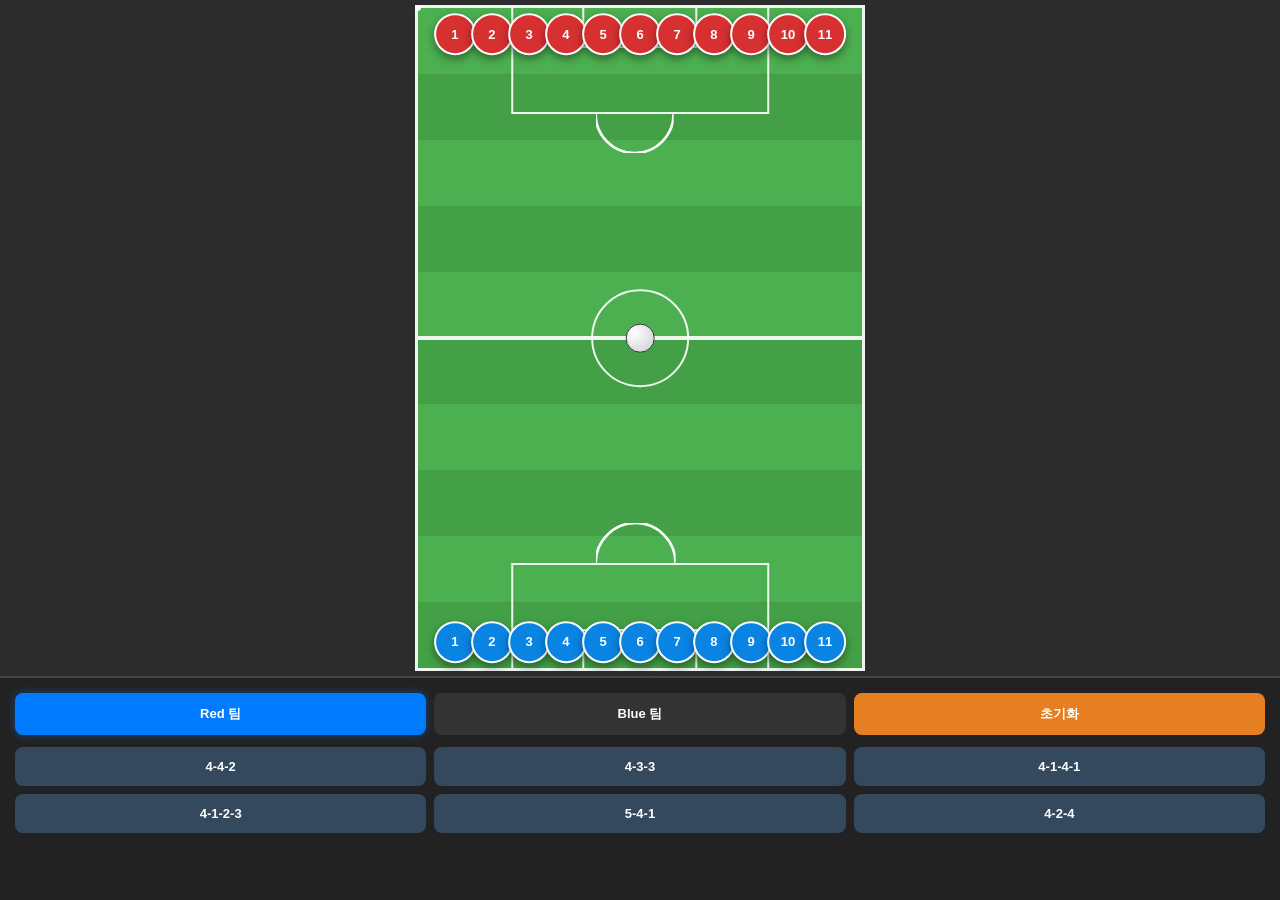
<file: index.html>
<!DOCTYPE html>
<html lang="ko">
<head>
    <meta charset="UTF-8">
    <meta name="viewport" content="width=device-width, initial-scale=1.0, maximum-scale=1.0, user-scalable=no">
    <title>Fixed Scroll Tactics Board</title>
    <style>
        :root { --line-color: rgba(255, 255, 255, 0.9); }
        
        /* html, body 높이를 100%로 고정하여 주소창 문제를 방지 */
        html, body { height: 100%; margin: 0; padding: 0; overflow: hidden; background-color: #1a1a1a; }
        
        body { 
            font-family: 'Pretendard', sans-serif; 
            display: flex; 
            flex-direction: column; 
            touch-action: none; 
        }

        /* 상단 경기장: 75~80% 유동적 할당 */
        #field-container { 
            flex: 8; /* 8대2 비율 유지 */
            display: flex; 
            justify-content: center; 
            align-items: center; 
            background: #2c2c2c; 
            padding: 5px;
            position: relative;
            overflow: hidden;
            box-sizing: border-box;
        }

        #pitch { 
            position: relative; 
            width: 100%;
            max-width: 450px; 
            height: 100%;
            aspect-ratio: 450 / 750; 
            background: #43A047; 
            background-image: repeating-linear-gradient(#4CAF50, #4CAF50 10%, #43A047 10%, #43A047 20%);
            border: 3px solid var(--line-color); 
            box-sizing: border-box;
        }

        /* 하단 컨트롤러: 20% 할당 및 스크롤 개선 */
        #controls { 
            flex: 2; /* 8대2 비율 유지 */
            background: #222; 
            color: white; 
            padding: 15px 15px 40px 15px; /* 하단 패딩을 40px로 늘려 스크롤 여유 확보 */
            display: flex; 
            flex-direction: column; 
            gap: 12px; 
            z-index: 100; 
            overflow-y: auto; /* 내부 스크롤 허용 */
            -webkit-overflow-scrolling: touch; /* 부드러운 스크롤 */
            border-top: 2px solid #444;
            box-sizing: border-box;
            touch-action: pan-y; /* 버튼 영역에서는 세로 스크롤 허용 */
        }
        
        .tactic-grid { 
            display: grid; 
            grid-template-columns: repeat(3, 1fr); 
            gap: 8px; 
        }

        button { padding: 12px 2px; cursor: pointer; border: none; border-radius: 8px; background: #333; color: white; font-weight: bold; font-size: 13px; transition: 0.2s; -webkit-tap-highlight-color: transparent; }
        button.active { background: #007AFF; box-shadow: 0 0 10px rgba(0,122,255,0.4); }
        .tactic-btn { background: #34495e; }
        
        h3 { margin: 5px 0; font-size: 13px; color: #888; text-align: center; text-transform: uppercase; }

        /* 기존 경기장 라인 및 선수 로직 동일 */
        .line { position: absolute; border: 2px solid var(--line-color); box-sizing: border-box; pointer-events: none; }
        .half-line { top: 50%; width: 100%; border-top: 2px solid var(--line-color); transform: translateY(-50%); z-index: 1; }
        .center-circle { top: 50%; left: 50%; width: 22%; aspect-ratio: 1; border-radius: 50%; transform: translate(-50%, -50%); }
        .center-spot { top: 50%; left: 50%; width: 6px; height: 6px; background: var(--line-color); border-radius: 50%; transform: translate(-50%, -50%); z-index: 2; }
        .penalty-area { left: 50%; width: 58%; height: 16%; transform: translateX(-50%); }
        .penalty-area.top { top: 0; border-top: none; }
        .penalty-area.bottom { bottom: 0; border-bottom: none; }
        .goal-area { left: 50%; width: 26%; height: 6%; transform: translateX(-50%); }
        .goal-area.top { top: 0; border-top: none; }
        .goal-area.bottom { bottom: 0; border-bottom: none; }
        .arc { position: absolute; left: 50%; width: 20%; height: 6%; transform: translateX(-50%); pointer-events: none; background-size: contain; background-repeat: no-repeat; }
        .arc.top { top: 16%; background-image: url("data:image/svg+xml,%3Csvg xmlns='http://www.w3.org/2000/svg' viewBox='0 0 90 45'%3E%3Cpath d='M0 0 A 45 45 0 0 0 90 0' fill='none' stroke='white' stroke-width='3'/%3E%3C/svg%3E"); }
        .arc.bottom { bottom: 16%; background-image: url("data:image/svg+xml,%3Csvg xmlns='http://www.w3.org/2000/svg' viewBox='0 0 90 45'%3E%3Cpath d='M0 45 A 45 45 0 0 1 90 45' fill='none' stroke='white' stroke-width='3'/%3E%3C/svg%3E"); }

        .player, .ball { position: absolute; border-radius: 50%; cursor: grab; display: flex; align-items: center; justify-content: center; font-weight: bold; user-select: none; z-index: 10; transform: translate(-50%, -50%); transition: all 0.5s cubic-bezier(0.175, 0.885, 0.32, 1.275); }
        .player { width: 8.5%; aspect-ratio: 1; border: 2px solid white; color: white; font-size: 13px; box-shadow: 0 4px 8px rgba(0,0,0,0.4); }
        .team-top { background: #d63031; }
        .team-bottom { background: #0984e3; }
        .ball { width: 6%; aspect-ratio: 1; background: white; border: 1px solid #333; z-index: 20; background-image: radial-gradient(circle at 30% 30%, #fff, #ccc); transition: none !important; }
    </style>
</head>
<body>

<div id="field-container">
    <div id="pitch">
        <div class="line half-line"></div>
        <div class="line center-circle"></div>
        <div class="center-spot"></div>
        <div class="line penalty-area top"></div>
        <div class="line goal-area top"></div>
        <div class="arc top"></div>
        <div class="line penalty-area bottom"></div>
        <div class="line goal-area bottom"></div>
        <div class="arc bottom"></div>
        <div id="ball" class="ball" style="left: 50%; top: 50%;"></div>
    </div>
</div>

<div id="controls">
    <div class="tactic-grid">
        <button id="btn-top" onclick="selectTeam('top')">Red 팀</button>
        <button id="btn-bottom" onclick="selectTeam('bottom')">Blue 팀</button>
        <button style="background: #e67e22;" onclick="resetToBasic(currentActiveTeam)">초기화</button>
    </div>
    
   
    <div class="tactic-grid">
        <button class="tactic-btn" onclick="applyTactic('442')">4-4-2</button>
        <button class="tactic-btn" onclick="applyTactic('433')">4-3-3</button>
        <button class="tactic-btn" onclick="applyTactic('4141')">4-1-4-1</button>
        <button class="tactic-btn" onclick="applyTactic('4123')">4-1-2-3</button>
        <button class="tactic-btn" onclick="applyTactic('541')">5-4-1</button>
        <button class="tactic-btn" onclick="applyTactic('424')">4-2-4</button>
    </div>
    <div style="min-height: 20px;"></div>
</div>

<script>
    let currentActiveTeam = 'top';
    const players = { top: [], bottom: [] };
    const pitch = document.getElementById('pitch');
    const ball = document.getElementById('ball');

    const tactics = {
        '442': [[50,5],[18,16],[39,16],[61,16],[82,16],[18,31],[39,31],[61,31],[82,31],[35,44],[65,44]],
        '433': [[50,5],[18,16],[39,16],[61,16],[82,16],[27,29],[50,32],[73,29],[18,45],[50,47],[82,45]],
        '4141': [[50,5],[18,16],[39,16],[61,16],[82,16],[50,25],[15,38],[38,38],[62,38],[85,38],[50,48]],
        '4123': [[50,5],[18,15],[39,15],[61,15],[82,15],[50,24],[33,35],[67,35],[18,46],[50,48],[82,46]],
        '541': [[50,5],[13,13],[32,15],[50,16],[68,15],[87,13],[18,29],[39,31],[61,31],[82,29],[50,45]],
        '424': [[50,5],[18,16],[39,16],[61,16],[82,16],[38,31],[62,31],[15,46],[38,48],[62,48],[85,46]]
    };

    function init() {
        createTeam('top'); createTeam('bottom'); selectTeam('top'); makeDraggable(ball); 
    }

    function createTeam(team) {
        for(let i=0; i<11; i++) {
            const p = document.createElement('div');
            p.className = `player team-${team}`;
            p.innerText = i + 1;
            pitch.appendChild(p);
            players[team].push(p);
            makeDraggable(p); 
        }
        resetToBasic(team);
    }

    function selectTeam(team) {
        currentActiveTeam = team;
        document.getElementById('btn-top').classList.toggle('active', team === 'top');
        document.getElementById('btn-bottom').classList.toggle('active', team === 'bottom');
    }

    function resetToBasic(team) {
        const isTop = (team === 'top');
        players[team].forEach((p, i) => {
            p.style.transition = 'all 0.5s ease';
            p.style.left = `${(100/12) * (i+1)}%`;
            p.style.top = isTop ? '4%' : '96%';
            setTimeout(() => p.style.transition = '', 500);
        });
    }

    function applyTactic(tName) {
        const data = tactics[tName];
        const isTop = (currentActiveTeam === 'top');
        players[currentActiveTeam].forEach((p, i) => {
            p.style.transition = 'all 0.5s ease';
            p.style.left = `${data[i][0]}%`;
            p.style.top = isTop ? `${data[i][1]}%` : `${100 - data[i][1]}%`;
            setTimeout(() => p.style.transition = '', 500);
        });
    }

    function makeDraggable(el) {
        let dragging = false;
        const move = (e) => {
            if (!dragging) return;
            const rect = pitch.getBoundingClientRect();
            const clientX = e.touches ? e.touches[0].clientX : e.clientX;
            const clientY = e.touches ? e.touches[0].clientY : e.clientY;
            let x = ((clientX - rect.left) / rect.width) * 100;
            let y = ((clientY - rect.top) / rect.height) * 100;
            el.style.left = Math.max(0, Math.min(x, 100)) + '%';
            el.style.top = Math.max(0, Math.min(y, 100)) + '%';
        };
        const start = () => { dragging = true; el.style.transition = 'none'; };
        const end = () => dragging = false;
        el.addEventListener('mousedown', start);
        window.addEventListener('mousemove', move);
        window.addEventListener('mouseup', end);
        el.addEventListener('touchstart', start);
        window.addEventListener('touchmove', (e) => { 
            if(dragging) e.preventDefault(); 
            move(e); 
        }, { passive: false });
        window.addEventListener('touchend', end);
    }

    init();
</script>
</body>
</html>
</file>
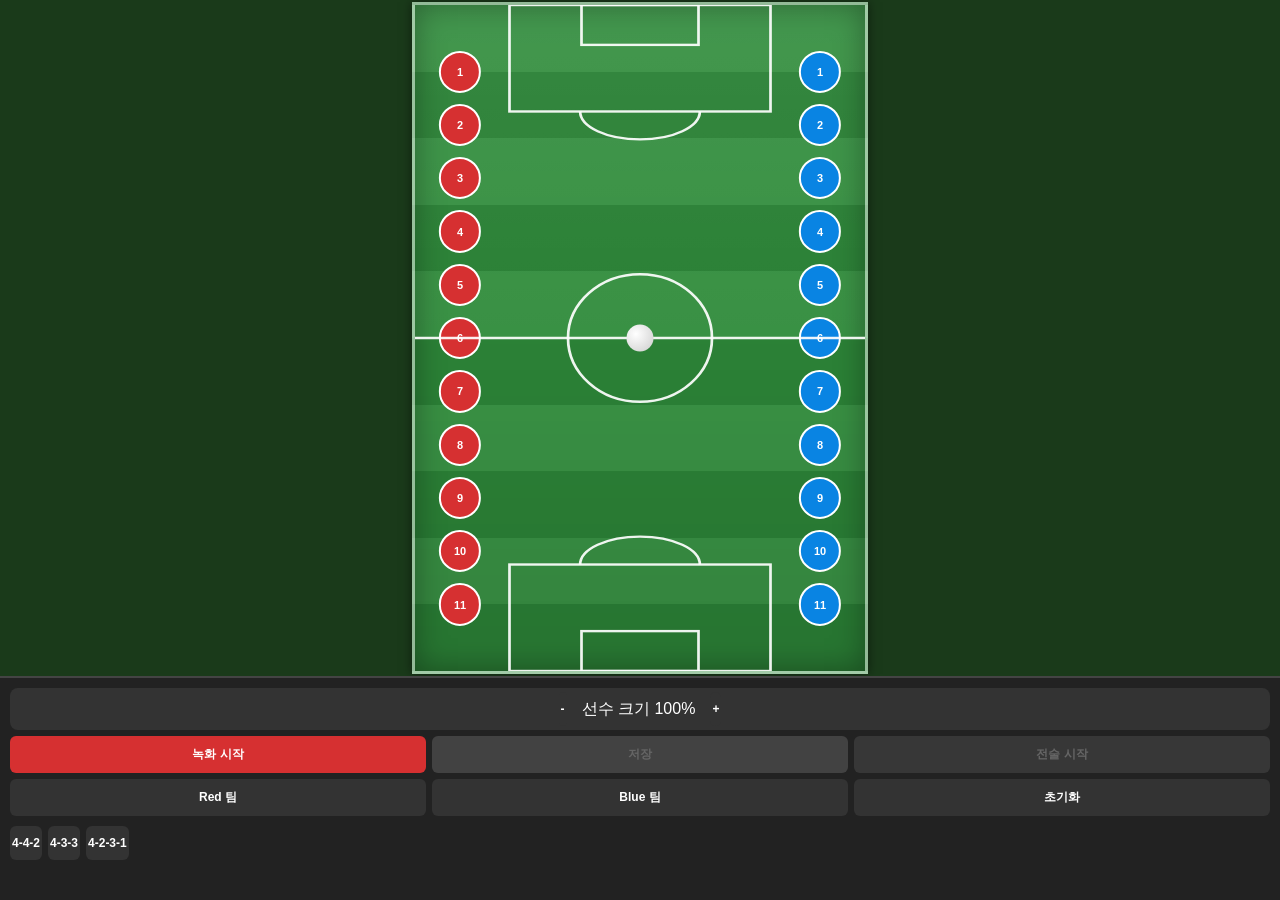
<file: admin.html>
<!DOCTYPE html>
<html lang="ko">
<head>
    <meta charset="UTF-8">
    <meta name="viewport" content="width=device-width, initial-scale=1.0, maximum-scale=1.0, user-scalable=no">
    <title>Tactics Recorder - Admin</title>
    <script src="https://html2canvas.hertzen.com/dist/html2canvas.min.js"></script>
    <style>
        :root {
            --line-color: rgba(255, 255, 255, 0.92);
            --accent-blue: #007AFF;
            --accent-red: #d63031;
            --accent-purple: #6c5ce7;
            --accent-orange: #e67e22;
            --accent-green: #27ae60;
        }
        html, body { height: 100%; margin: 0; padding: 0; overflow: hidden; background-color: #1a1a1a; font-family: 'Pretendard', sans-serif; display: flex; flex-direction: column; touch-action: none; }
        #field-container { flex: 1; display: flex; justify-content: center; align-items: center; background: #1a3a1a; padding: 5px; position: relative; overflow: hidden; box-sizing: border-box; }
        #pitch { position: relative; width: 100%; max-width: 450px; height: 100%; aspect-ratio: 450 / 750; background-color: #2e8b3a; background-image: linear-gradient(to bottom, rgba(255,255,255,0.05) 0%, rgba(0,0,0,0.0) 50%, rgba(0,0,0,0.1) 100%), repeating-linear-gradient(to bottom, rgba(255, 255, 255, 0.05) 0%, rgba(255, 255, 255, 0.05) 10%, rgba(0, 0, 0, 0.07) 10%, rgba(0, 0, 0, 0.07) 20%); border: 3px solid rgba(255,255,255,0.5); box-shadow: inset 0 0 30px rgba(0,0,0,0.35), 0 0 10px rgba(0,0,0,0.5); }
        #controls { background: #222; color: white; padding: 10px; display: flex; flex-direction: column; gap: 6px; z-index: 100; border-top: 2px solid #444; }
        .tactic-grid { display: grid; grid-template-columns: repeat(3, 1fr); gap: 6px; }
        .zoom-controls { display: flex; align-items: center; justify-content: center; gap: 15px; background: #333; padding: 4px; border-radius: 8px; }
        button { padding: 10px 2px; cursor: pointer; border: none; border-radius: 6px; background: #333; color: white; font-weight: bold; font-size: 12px; transition: 0.2s; }
        button:disabled { opacity: 0.3; filter: grayscale(1); }
        button.active { background: var(--accent-blue); }
        .rec-btn { background: var(--accent-red); }
        .rec-btn.recording { animation: blink 1s infinite; }
        .save-btn { background: var(--accent-green); }
        .play-btn { background: var(--accent-purple); }
        .formation-scroll { display: flex; gap: 6px; overflow-x: auto; padding: 4px 0; }
        .storage-list { display: flex; gap: 8px; overflow-x: auto; padding: 10px 0; }
        .storage-item { flex: 0 0 auto; background: #333; padding: 6px 12px; border-radius: 20px; font-size: 11px; border: 1px solid #444; display: flex; align-items: center; }
        .storage-item.selected { border-color: var(--accent-blue); }
        .delete-btn { background: #c0392b; border-radius: 50%; margin-left: 8px; width: 16px; height: 16px; color: white; border:none; font-size: 10px; }
        #pitch-svg { position: absolute; top: 0; left: 0; width: 100%; height: 100%; pointer-events: none; z-index: 1; }
        .player, .ball { position: absolute; border-radius: 50%; display: flex; align-items: center; justify-content: center; font-weight: bold; transform: translate(-50%, -50%); transition: transform 0.2s; }
        .player { width: 8.5%; aspect-ratio: 1; border: 2px solid white; color: white; font-size: 11px; }
        .team-top { background: var(--accent-red); }
        .team-bottom { background: #0984e3; }
        .ball { width: 6%; aspect-ratio: 1; background: radial-gradient(circle at 35% 35%, #fff, #ccc); z-index: 20; }
        @keyframes blink { 50% { opacity: 0.5; } }
    </style>
</head>
<body>
<div id="field-container">
    <div id="pitch">
        <svg id="pitch-svg" viewBox="0 0 100 167" preserveAspectRatio="none" xmlns="http://www.w3.org/2000/svg">
            <defs>
                <clipPath id="clip-arc-top"><rect x="0" y="26.7" width="100" height="140.6"/></clipPath>
                <clipPath id="clip-arc-bottom"><rect x="0" y="0" width="100" height="140.3"/></clipPath>
            </defs>
            <g fill="none" stroke="rgba(255,255,255,0.92)" stroke-width="0.6">
                <line x1="0" y1="83.5" x2="100" y2="83.5"/><circle cx="50" cy="83.5" r="16"/>
                <rect x="21" y="0" width="58" height="26.7"/><rect x="37" y="0" width="26" height="10"/>
                <ellipse cx="50" cy="26.7" rx="13.3" ry="7" clip-path="url(#clip-arc-top)"/>
                <rect x="21" y="140.3" width="58" height="26.7"/><rect x="37" y="157" width="26" height="10"/>
                <ellipse cx="50" cy="140.3" rx="13.3" ry="7" clip-path="url(#clip-arc-bottom)"/>
            </g>
        </svg>
        <div id="ball" class="ball" data-id="ball" style="left: 50%; top: 50%;"></div>
    </div>
</div>

<div id="controls">
    <div class="zoom-controls">
        <button onclick="changeZoom(-0.1)">-</button><span id="zoom-val">선수 크기 100%</span><button onclick="changeZoom(0.1)">+</button>
    </div>
    <div class="tactic-grid">
        <button id="btn-rec" class="rec-btn" onclick="handleRecordClick()">녹화 시작</button>
        <button id="btn-save" class="save-btn" onclick="saveTactics()" disabled>저장</button>
        <button id="btn-play" class="play-btn" onclick="handlePlayClick()" disabled>전술 시작</button>
    </div>
    <div class="tactic-grid">
        <button id="btn-top" onclick="selectTeam('top')">Red 팀</button>
        <button id="btn-bottom" onclick="selectTeam('bottom')">Blue 팀</button>
        <button onclick="resetAll()">초기화</button>
    </div>
    <div class="formation-scroll" id="formation-grid">
        <button onclick="applyTactic('442')">4-4-2</button>
        <button onclick="applyTactic('433')">4-3-3</button>
        <button onclick="applyTactic('4231')">4-2-3-1</button>
    </div>
    <div class="storage-list" id="storage-list"></div>
</div>

<script>
    /* JS 로직은 기존 소스와 동일하게 유지 (Admin용이므로 모든 기능 활성화) */
    let currentActiveTeam = 'bottom', players = { top: [], bottom: [] };
    let isRecording = false, isRecPaused = false, currentRecording = [], recStartTime = 0, totalPausedDuration = 0;
    let isPlaying = false, isPaused = false, playTimers = [], currentFrameIndex = 0, playbackTacticData = [];
    let selectedTacticKey = null, currentScale = 1.0;
    const tactics = { '442': [[50,5],[18,16],[39,16],[61,16],[82,16],[18,31],[39,31],[61,31],[82,31],[35,44],[65,44]], '433': [[50,5],[18,16],[39,16],[61,16],[82,16],[27,29],[50,32],[73,29],[18,45],[50,47],[82,45]], '4231': [[50,5],[18,16],[38,16],[62,16],[82,16],[35,28],[65,28],[18,40],[50,40],[82,40],[50,48]] };

    function init() { createTeam('top'); createTeam('bottom'); makeDraggable(document.getElementById('ball')); renderStorageList(); }
    function createTeam(team) {
        for (let i = 0; i < 11; i++) {
            const p = document.createElement('div'); p.className = `player team-${team}`;
            p.dataset.id = `${team}-${i}`; p.innerText = i + 1;
            document.getElementById('pitch').appendChild(p); players[team].push(p);
            p.style.left = team==='top'?'10%':'90%'; p.style.top = `${(i*8)+10}%`;
            makeDraggable(p);
        }
    }
    function makeDraggable(el) {
        let dragging = false;
        const move = (e) => {
            if (!dragging || isPlaying) return;
            const rect = document.getElementById('pitch').getBoundingClientRect();
            const clientX = e.touches ? e.touches[0].clientX : e.clientX;
            const clientY = e.touches ? e.touches[0].clientY : e.clientY;
            const px = ((clientX - rect.left) / rect.width) * 100 + '%';
            const py = ((clientY - rect.top) / rect.height) * 100 + '%';
            el.style.left = px; el.style.top = py;
            if (isRecording && !isRecPaused) recordFrame(el.dataset.id || 'ball', px, py);
        };
        el.onmousedown = el.ontouchstart = () => dragging = true;
        window.onmousemove = window.ontouchmove = (e) => move(e);
        window.onmouseup = window.ontouchend = () => dragging = false;
    }
    function recordFrame(id, x, y) {
        const time = Date.now() - recStartTime - totalPausedDuration;
        currentRecording.push({ t: time, id, x, y, s: currentScale });
    }
    function handleRecordClick() {
        if (!isRecording) {
            isRecording = true; recStartTime = Date.now(); currentRecording = [];
            document.getElementById('btn-rec').innerText = "일시정지";
            document.getElementById('btn-rec').classList.add('recording');
        } else {
            isRecPaused = !isRecPaused;
            document.getElementById('btn-rec').innerText = isRecPaused ? "재개" : "일시정지";
            document.getElementById('btn-save').disabled = false;
        }
    }
    function saveTactics() {
        const name = prompt("전술 이름:"); if(!name) return;
        localStorage.setItem(`tactic_${Date.now()}`, JSON.stringify({ name, data: currentRecording }));
        location.reload();
    }
    function renderStorageList() {
        const list = document.getElementById('storage-list');
        Object.keys(localStorage).filter(k => k.startsWith('tactic_')).forEach(key => {
            const item = JSON.parse(localStorage.getItem(key));
            const div = document.createElement('div'); div.className = 'storage-item';
            div.innerHTML = `<span>${item.name}</span><button class="delete-btn" onclick="localStorage.removeItem('${key}');location.reload()">×</button>`;
            div.onclick = () => { selectedTacticKey = key; document.getElementById('btn-play').disabled = false; };
            list.appendChild(div);
        });
    }
    function handlePlayClick() {
        const data = JSON.parse(localStorage.getItem(selectedTacticKey)).data;
        isPlaying = true;
        data.forEach(f => {
            setTimeout(() => {
                const el = f.id === 'ball' ? document.getElementById('ball') : document.querySelector(`[data-id="${f.id}"]`);
                if(el) { el.style.left = f.x; el.style.top = f.y; }
            }, f.t);
        });
    }
    function applyTactic(n) {
        players[currentActiveTeam].forEach((p, i) => {
            p.style.left = tactics[n][i][0] + '%';
            p.style.top = (currentActiveTeam === 'top' ? tactics[n][i][1] : 100 - tactics[n][i][1]) + '%';
        });
    }
    function selectTeam(t) { currentActiveTeam = t; }
    function changeZoom(v) { currentScale += v; document.getElementById('pitch').style.transform = `scale(${currentScale})`; }
    function resetAll() { location.reload(); }
    init();
</script>
</body>
</html>
</file>
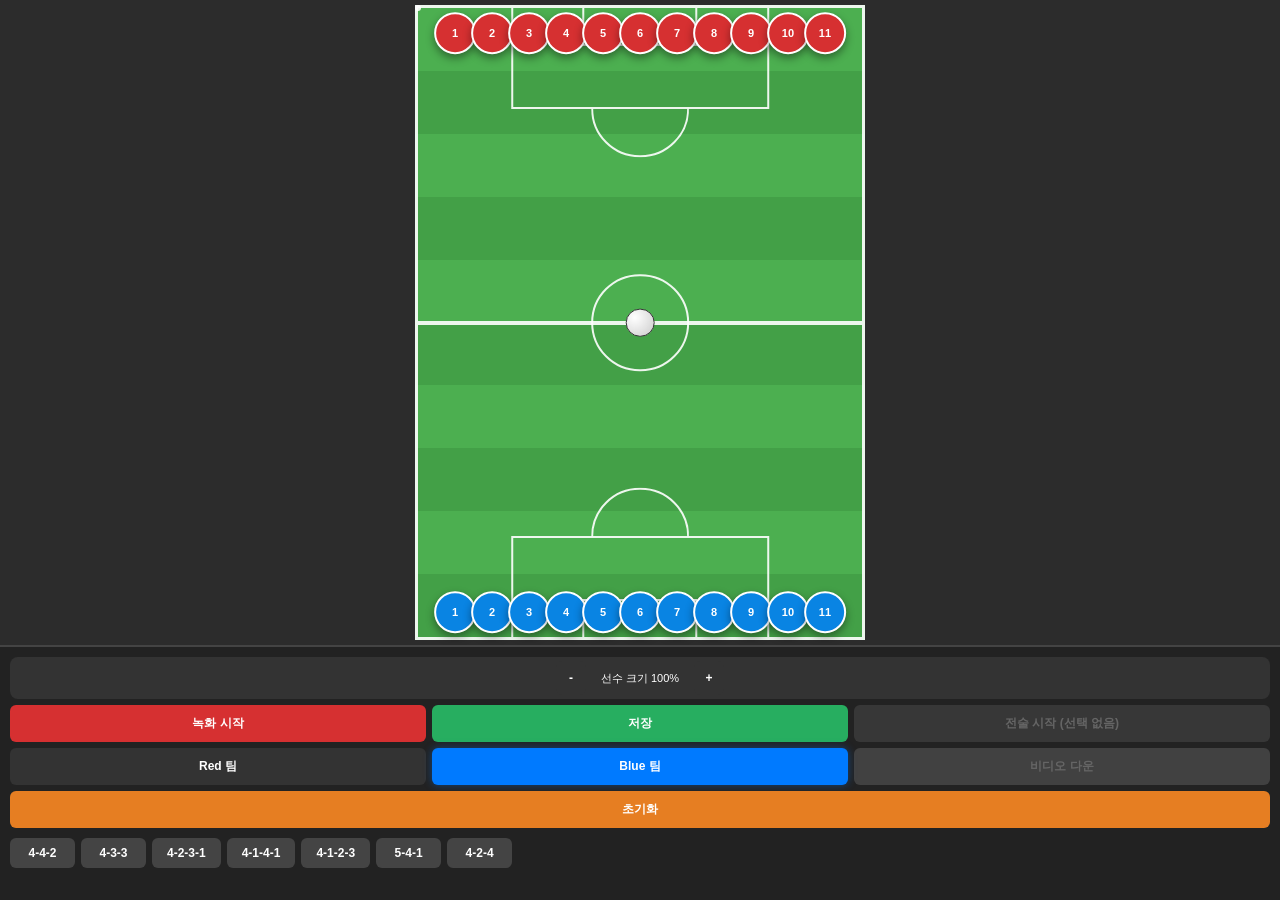
<file: soc1.html>
<!DOCTYPE html>
<html lang="ko">
<head>
    <meta charset="UTF-8">
    <meta name="viewport" content="width=device-width, initial-scale=1.0, maximum-scale=1.0, user-scalable=no">
    <title>Tactics Recorder - Pro v4 (Video Export)</title>
    <script src="https://html2canvas.hertzen.com/dist/html2canvas.min.js"></script>
    <style>
        /* 기존 스타일 동일 */
        :root { --line-color: rgba(255, 255, 255, 0.9); --accent-blue: #007AFF; --accent-red: #d63031; --accent-purple: #6c5ce7; --accent-orange: #e67e22; --accent-green: #27ae60; }
        html, body { height: 100%; margin: 0; padding: 0; overflow: hidden; background-color: #1a1a1a; }
        body { font-family: 'Pretendard', sans-serif; display: flex; flex-direction: column; touch-action: none; }

        #field-container { flex: 1; display: flex; justify-content: center; align-items: center; background: #2c2c2c; padding: 5px; position: relative; overflow: hidden; box-sizing: border-box; }
        #pitch { position: relative; width: 100%; max-width: 450px; height: 100%; aspect-ratio: 450 / 750; background: #43A047; background-image: repeating-linear-gradient(#4CAF50, #4CAF50 10%, #43A047 10%, #43A047 20%); border: 3px solid var(--line-color); box-sizing: border-box; }

        #controls { background: #222; color: white; padding: 10px; display: flex; flex-direction: column; gap: 6px; z-index: 100; border-top: 2px solid #444; box-sizing: border-box; }
        .tactic-grid { display: grid; grid-template-columns: repeat(3, 1fr); gap: 6px; }
        .zoom-controls { display: flex; align-items: center; justify-content: center; gap: 15px; background: #333; padding: 4px; border-radius: 8px; }
        
        button { padding: 10px 2px; cursor: pointer; border: none; border-radius: 6px; background: #333; color: white; font-weight: bold; font-size: 12px; transition: 0.2s; -webkit-tap-highlight-color: transparent; }
        button:disabled { opacity: 0.3; cursor: not-allowed; filter: grayscale(1); }
        button.active { background: var(--accent-blue); box-shadow: 0 0 8px rgba(0,122,255,0.4); }
        
        .rec-btn { background: var(--accent-red); }
        .rec-btn.recording { animation: blink 1s infinite; background: #ff4757; }
        .rec-btn.paused { background: var(--accent-orange); animation: none; }
        .save-btn { background: var(--accent-green); }
        .play-btn { background: var(--accent-purple); }
        .play-btn.paused { background: var(--accent-orange); }
        .video-btn { background: #3498db; } /* 비디오 버튼 색상 */
        
        .formation-scroll { display: flex; gap: 6px; overflow-x: auto; padding: 4px 0; scrollbar-width: none; -ms-overflow-style: none; }
        .formation-scroll::-webkit-scrollbar { display: none; }
        .form-btn { flex: 0 0 auto; padding: 8px 15px; min-width: 65px; background: #444; }

        #play-status { font-size: 10px; font-weight: normal; margin-left: 5px; color: #ffeb3b; }
        @keyframes blink { 50% { opacity: 0.6; } }

        .storage-list { display: flex; gap: 8px; overflow-x: auto; padding: 4px 0 8px; scrollbar-width: none; }
        .storage-item { flex: 0 0 auto; display: flex; align-items: center; background: #333; padding: 6px 12px; border-radius: 20px; font-size: 11px; border: 1px solid #444; }
        .storage-item.selected { border-color: var(--accent-blue); background: #1e3a5f; }
        .delete-btn { background: rgba(192, 57, 43, 0.8); width: 16px; height: 16px; border-radius: 50%; margin-left: 8px; font-size: 10px; border: none; color: white; }

        .line { position: absolute; border: 2px solid var(--line-color); box-sizing: border-box; pointer-events: none; }
        .half-line { top: 50%; width: 100%; border-top: 2px solid var(--line-color); transform: translateY(-50%); z-index: 1; }
        .center-circle { top: 50%; left: 50%; width: 22%; aspect-ratio: 1; border-radius: 50%; transform: translate(-50%, -50%); }
        .center-spot { top: 50%; left: 50%; width: 6px; height: 6px; background: var(--line-color); border-radius: 50%; transform: translate(-50%, -50%); z-index: 2; }
        .penalty-area { left: 50%; width: 58%; height: 16%; transform: translateX(-50%); }
        .penalty-area.top { top: 0; border-top: none; }
        .penalty-area.bottom { bottom: 0; border-bottom: none; }
        .goal-area { left: 50%; width: 26%; height: 6%; transform: translateX(-50%); }
        .goal-area.top { top: 0; border-top: none; }
        .goal-area.bottom { bottom: 0; border-bottom: none; }
        .penalty-arc { left: 50%; width: 22%; aspect-ratio: 1; border-radius: 50%; transform: translateX(-50%); }
        .penalty-arc.top { top: 16%; transform: translate(-50%, -50%); clip-path: inset(50% 0 0 0); }
        .penalty-arc.bottom { bottom: 16%; transform: translate(-50%, 50%); clip-path: inset(0 0 50% 0); }

        .player, .ball { position: absolute; border-radius: 50%; cursor: grab; display: flex; align-items: center; justify-content: center; font-weight: bold; user-select: none; z-index: 10; transform: translate(-50%, -50%) scale(1); transition: transform 0.2s ease, left 0.1s linear, top 0.1s linear; }
        .player { width: 8.5%; aspect-ratio: 1; border: 2px solid white; color: white; font-size: 11px; box-shadow: 0 4px 8px rgba(0,0,0,0.4); }
        .team-top { background: var(--accent-red); }
        .team-bottom { background: #0984e3; }
        .ball { width: 6%; aspect-ratio: 1; background: white; border: 1px solid #333; z-index: 20; background-image: radial-gradient(circle at 30% 30%, #fff, #ccc); }
    </style>
</head>
<body>

<div id="field-container">
    <div id="pitch">
        <div class="line half-line"></div>
        <div class="line center-circle"></div>
        <div class="center-spot"></div>
        <div class="line penalty-area top"></div>
        <div class="line goal-area top"></div>
        <div class="line penalty-arc top"></div>
        <div class="line penalty-area bottom"></div>
        <div class="line goal-area bottom"></div>
        <div class="line penalty-arc bottom"></div>
        <div id="ball" class="ball" data-id="ball" style="left: 50%; top: 50%;"></div>
    </div>
</div>

<div id="controls">
    <div class="zoom-controls">
        <button onclick="changeZoom(-0.1)" style="width:30px;">-</button>
        <span id="zoom-val" style="font-size: 11px;">선수 크기 100%</span>
        <button onclick="changeZoom(0.1)" style="width:30px;">+</button>
    </div>

    <div class="tactic-grid">
        <button id="btn-rec" class="rec-btn" onclick="handleRecordClick()">녹화 시작</button>
        <button id="btn-save" class="save-btn" onclick="saveTactics()">저장</button>
        <button id="btn-play" class="play-btn" onclick="handlePlayClick()" disabled>전술 시작 (선택 없음)</button>
    </div>

    <div class="tactic-grid">
        <button id="btn-top" class="team-sel-btn" onclick="selectTeam('top')">Red 팀</button>
        <button id="btn-bottom" class="team-sel-btn" onclick="selectTeam('bottom')">Blue 팀</button>
        <button id="btn-video" class="video-btn" onclick="exportToVideo()" disabled>비디오 다운</button>
    </div>
    
    <button style="background: var(--accent-orange); width: 100%;" onclick="resetAll()">초기화</button>

    <div class="formation-scroll" id="formation-grid">
        <button class="form-btn" onclick="applyTactic('442')">4-4-2</button>
        <button class="form-btn" onclick="applyTactic('433')">4-3-3</button>
        <button class="form-btn" onclick="applyTactic('4231')">4-2-3-1</button>
        <button class="form-btn" onclick="applyTactic('4141')">4-1-4-1</button>
        <button class="form-btn" onclick="applyTactic('4123')">4-1-2-3</button>
        <button class="form-btn" onclick="applyTactic('541')">5-4-1</button>
        <button class="form-btn" onclick="applyTactic('424')">4-2-4</button>
    </div>

    <div class="storage-list" id="storage-list"></div>
</div>

<script>
    // 기존 변수 및 초기화 로직 유지
    let currentActiveTeam = 'top';
    const players = { top: [], bottom: [] };
    const pitch = document.getElementById('pitch');
    const ball = document.getElementById('ball');
    
    let isRecording = false;
    let isRecPaused = false;
    let recStartTime = 0;
    let recPausedTime = 0;
    let totalPausedDuration = 0;
    let currentRecording = [];

    let isPlaying = false;
    let isPaused = false;
    let playTimers = [];
    let currentFrameIndex = 0;
    let playbackTacticData = [];

    let selectedTacticKey = null;
    let currentScale = 1.0;

    const tactics = {
        '442': [[50,5],[18,16],[39,16],[61,16],[82,16],[18,31],[39,31],[61,31],[82,31],[35,44],[65,44]],
        '433': [[50,5],[18,16],[39,16],[61,16],[82,16],[27,29],[50,32],[73,29],[18,45],[50,47],[82,45]],
        '4231': [[50,5],[18,16],[38,16],[62,16],[82,16],[35,28],[65,28],[18,40],[50,40],[82,40],[50,48]],
        '4141': [[50,5],[18,16],[39,16],[61,16],[82,16],[50,25],[15,38],[38,38],[62,38],[85,38],[50,48]],
        '4123': [[50,5],[18,15],[39,15],[61,15],[82,15],[50,24],[33,35],[67,35],[18,46],[50,48],[82,46]],
        '541': [[50,5],[13,13],[32,15],[50,16],[68,15],[87,13],[18,29],[39,31],[61,31],[82,29],[50,45]],
        '424': [[50,5],[18,16],[39,16],[61,16],[82,16],[38,31],[62,31],[15,46],[38,48],[62,48],[85,46]]
    };

    function init() {
        createTeam('top'); createTeam('bottom'); selectTeam('bottom'); 
        makeDraggable(ball); renderStorageList();
    }

    function changeZoom(delta) {
        currentScale = Math.max(0.5, Math.min(2.0, currentScale + delta));
        updatePlayerScale();
        document.getElementById('zoom-val').innerText = `선수 크기 ${Math.round(currentScale * 100)}%`;
        recordFrame('ball', ball.style.left, ball.style.top);
    }

    function updatePlayerScale() {
        [...players.top, ...players.bottom, ball].forEach(el => el.style.transform = `translate(-50%, -50%) scale(${currentScale})`);
    }

    function createTeam(team) {
        for(let i=0; i<11; i++) {
            const p = document.createElement('div');
            p.className = `player team-${team}`;
            p.dataset.id = `${team}-${i}`;
            p.innerText = i + 1;
            pitch.appendChild(p);
            players[team].push(p);
            makeDraggable(p); 
        }
        resetToBasic(team);
    }

    function selectTeam(team) {
        if (isPlaying) return;
        currentActiveTeam = team;
        document.getElementById('btn-top').classList.toggle('active', team === 'top');
        document.getElementById('btn-bottom').classList.toggle('active', team === 'bottom');
    }

    function resetToBasic(team) {
        const isTop = (team === 'top');
        players[team].forEach((p, i) => {
            p.style.transition = 'all 0.5s ease';
            p.style.left = `${(100/12) * (i+1)}%`;
            p.style.top = isTop ? '4%' : '96%';
            setTimeout(() => p.style.transition = '', 500);
        });
    }

    function applyTactic(tName) {
        if (isPlaying) return;
        const data = tactics[tName];
        const isTop = (currentActiveTeam === 'top');
        players[currentActiveTeam].forEach((p, i) => {
            p.style.transition = 'all 0.5s ease';
            const nl = `${data[i][0]}%`, nt = isTop ? `${data[i][1]}%` : `${100 - data[i][1]}%`;
            p.style.left = nl; p.style.top = nt;
            recordFrame(p.dataset.id, nl, nt);
            setTimeout(() => p.style.transition = '', 500);
        });
    }

    function handleRecordClick() {
        if (isPlaying) return;
        if (!isRecording) startRecording();
        else isRecPaused ? resumeRecording() : pauseRecording();
    }

    function startRecording() {
        isRecording = true; isRecPaused = false; currentRecording = [];
        recStartTime = Date.now(); totalPausedDuration = 0;
        const btn = document.getElementById('btn-rec');
        btn.innerText = "일시 정지"; btn.classList.add('recording');
        document.getElementById('btn-play').disabled = true;
        document.getElementById('btn-save').disabled = true;
        [...players.top, ...players.bottom, ball].forEach(el => recordFrame(el.dataset.id || 'ball', el.style.left, el.style.top));
    }

    function pauseRecording() {
        isRecPaused = true; recPausedTime = Date.now();
        const btn = document.getElementById('btn-rec');
        btn.innerText = "다시 시작"; btn.classList.remove('recording'); btn.classList.add('paused');
        document.getElementById('btn-save').disabled = false;
    }

    function resumeRecording() {
        isRecPaused = false; totalPausedDuration += (Date.now() - recPausedTime);
        const btn = document.getElementById('btn-rec');
        btn.innerText = "일시 정지"; btn.classList.remove('paused'); btn.classList.add('recording');
        document.getElementById('btn-save').disabled = true;
    }

    function recordFrame(id, x, y) {
        if (!isRecording || isRecPaused) return;
        const time = Date.now() - recStartTime - totalPausedDuration;
        currentRecording.push({ t: time, id: id, x: x, y: y, s: currentScale });
    }

    function saveTactics() {
        if (currentRecording.length === 0) return;
        const name = prompt("전술 이름", `전술 ${new Date().toLocaleTimeString([], {hour:'2-digit', minute:'2-digit'})}`);
        if (!name) return;
        localStorage.setItem(`tactic_${Date.now()}`, JSON.stringify({ name, data: currentRecording }));
        resetAll();
    }

    function handlePlayClick() {
        if (!selectedTacticKey || isRecording) return;
        if (!isPlaying) startPlayback(0);
        else isPaused ? resumePlayback() : pausePlayback();
    }

    function startPlayback(startIndex) {
        const item = JSON.parse(localStorage.getItem(selectedTacticKey));
        playbackTacticData = item.data;
        isPlaying = true; isPaused = false; currentFrameIndex = startIndex;
        setUIState(true);
        runPlaybackLoop();
    }

    function runPlaybackLoop() {
        if (isPaused || currentFrameIndex >= playbackTacticData.length) return;
        const baseTime = playbackTacticData[currentFrameIndex].t;
        for (let i = currentFrameIndex; i < playbackTacticData.length; i++) {
            const frame = playbackTacticData[i];
            const timerId = setTimeout(() => {
                const el = frame.id === 'ball' ? ball : document.querySelector(`[data-id="${frame.id}"]`);
                if (el) { 
                    el.style.left = frame.x; el.style.top = frame.y;
                    el.style.transform = `translate(-50%, -50%) scale(${frame.s || 1})`;
                }
                currentFrameIndex = i;
                if (i === playbackTacticData.length - 1) finishPlayback();
            }, frame.t - baseTime);
            playTimers.push(timerId);
        }
        updatePlayUI(" [재생 중...]", "일시 정지");
    }

    function pausePlayback() {
        isPaused = true;
        playTimers.forEach(clearTimeout); playTimers = [];
        updatePlayUI(" [일시정지]", "다시 시작");
        document.getElementById('btn-play').classList.add('paused');
    }

    function resumePlayback() {
        isPaused = false;
        document.getElementById('btn-play').classList.remove('paused');
        runPlaybackLoop();
    }

    function finishPlayback() {
        isPlaying = false; setUIState(false);
        const item = JSON.parse(localStorage.getItem(selectedTacticKey));
        updatePlayUI("", `시작: ${item ? item.name : ''}`);
    }

    function setUIState(disabled) {
        document.querySelectorAll('.team-sel-btn, .form-btn, #btn-rec, #btn-save, #btn-video').forEach(b => b.disabled = disabled);
    }

    function updatePlayUI(status, btnText) {
        const btn = document.getElementById('btn-play');
        btn.innerHTML = `${btnText}<span id="play-status">${status}</span>`;
    }

    function resetAll() {
        playTimers.forEach(clearTimeout);
        isPlaying = isPaused = isRecording = isRecPaused = false;
        resetToBasic('top'); resetToBasic('bottom');
        ball.style.left = '50%'; ball.style.top = '50%';
        currentScale = 1.0; updatePlayerScale();
        const recBtn = document.getElementById('btn-rec');
        recBtn.innerText = "녹화 시작"; recBtn.className = "rec-btn";
        const playBtn = document.getElementById('btn-play');
        playBtn.innerText = "전술 시작 (선택 없음)"; playBtn.disabled = true;
        setUIState(false); renderStorageList();
		location.reload();
    }

    function renderStorageList() {
        const list = document.getElementById('storage-list');
        list.innerHTML = "";
        const keys = Object.keys(localStorage).filter(k => k.startsWith('tactic_')).sort();
        keys.forEach(key => {
            const item = JSON.parse(localStorage.getItem(key));
            const div = document.createElement('div');
            div.className = `storage-item ${selectedTacticKey === key ? 'selected' : ''}`;
            div.onclick = () => { if(!isPlaying && !isRecording) selectTactic(key); };
            div.innerHTML = `<span>${item.name}</span><button class="delete-btn" onclick="event.stopPropagation(); deleteTactic('${key}')">×</button>`;
            list.appendChild(div);
        });
    }

    function selectTactic(key) {
        selectedTacticKey = key;
        const item = JSON.parse(localStorage.getItem(key));
        updatePlayUI("", `시작: ${item.name}`);
        document.getElementById('btn-play').disabled = false;
        document.getElementById('btn-video').disabled = false; // 선택 시 비디오 버튼 활성화
        renderStorageList();
    }

    function deleteTactic(key) {
        if(confirm("삭제할까요?")) { localStorage.removeItem(key); resetAll(); }
    }

    function makeDraggable(el) {
        let dragging = false;
        const move = (e) => {
            if (!dragging || isPlaying || isRecPaused) return;
            const rect = pitch.getBoundingClientRect();
            const clientX = e.touches ? e.touches[0].clientX : e.clientX;
            const clientY = e.touches ? e.touches[0].clientY : e.clientY;
            const px = Math.max(0, Math.min(((clientX - rect.left) / rect.width) * 100, 100)) + '%';
            const py = Math.max(0, Math.min(((clientY - rect.top) / rect.height) * 100, 100)) + '%';
            el.style.left = px; el.style.top = py;
            recordFrame(el.dataset.id || 'ball', px, py);
        };
        el.addEventListener('mousedown', () => { if(!isPlaying) dragging = true; });
        window.addEventListener('mousemove', move);
        window.addEventListener('mouseup', () => dragging = false);
        el.addEventListener('touchstart', () => { if(!isPlaying) dragging = true; });
        window.addEventListener('touchmove', (e) => { if(dragging) e.preventDefault(); move(e); }, { passive: false });
        window.addEventListener('touchend', () => dragging = false);
    }

    // --- 비디오 다운로드 핵심 로직 ---
    async function exportToVideo() {
        if (!selectedTacticKey) return;
        const item = JSON.parse(localStorage.getItem(selectedTacticKey));
        const btnVideo = document.getElementById('btn-video');
        
        // UI 상태 변경
        btnVideo.disabled = true;
        btnVideo.innerText = "녹화중...";
        setUIState(true);

        // 1. 가상 캔버스 생성
        const streamCanvas = document.createElement('canvas');
        const ctx = streamCanvas.getContext('2d');
        streamCanvas.width = pitch.clientWidth;
        streamCanvas.height = pitch.clientHeight;

        // 2. MediaRecorder 설정 (WebM 포맷)
        const stream = streamCanvas.captureStream(30); // 30 FPS
        const recorder = new MediaRecorder(stream, { mimeType: 'video/webm' });
        const chunks = [];

        recorder.ondataavailable = (e) => chunks.push(e.data);
        recorder.onstop = () => {
            const blob = new Blob(chunks, { type: 'video/webm' });
            const url = URL.createObjectURL(blob);
            const a = document.createElement('a');
            a.href = url;
            a.download = `${item.name}.webm`;
            a.click();
            
            // UI 복구
            btnVideo.innerText = "비디오 다운";
            setUIState(false);
            finishPlayback();
        };

        // 3. 녹화 시작 및 전술 재생
        recorder.start();
        startPlayback(0);

        // 4. 렌더링 루프 (화면을 캔버스에 복사)
        const captureLoop = setInterval(async () => {
            if (!isPlaying) {
                clearInterval(captureLoop);
                recorder.stop();
                return;
            }
            // html2canvas로 현재 pitch 상태를 캡처하여 streamCanvas에 그림
            const canvas = await html2canvas(pitch, { scale: 1, useCORS: true });
            ctx.clearRect(0, 0, streamCanvas.width, streamCanvas.height);
            ctx.drawImage(canvas, 0, 0, streamCanvas.width, streamCanvas.height);
        }, 33); // 30fps 간격
    }

    init();
</script>
</body>
</html>
</file>
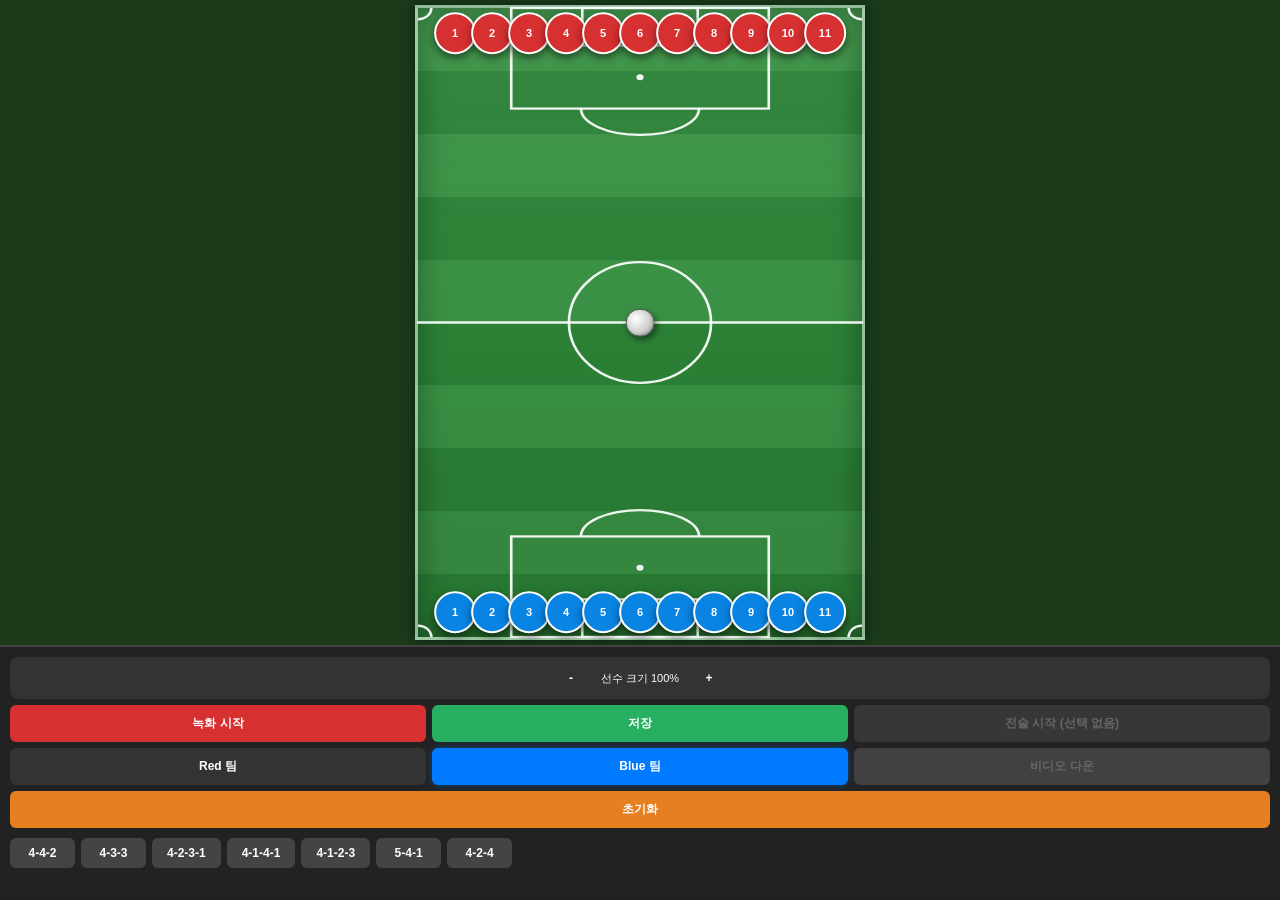
<file: soc2.html>
<!DOCTYPE html>
<html lang="ko">
<head>
    <meta charset="UTF-8">
    <meta name="viewport" content="width=device-width, initial-scale=1.0, maximum-scale=1.0, user-scalable=no">
    <title>Tactics Recorder - Pro v5</title>
    <script src="https://html2canvas.hertzen.com/dist/html2canvas.min.js"></script>
    <style>
        :root {
            --line-color: rgba(255, 255, 255, 0.92);
            --accent-blue: #007AFF;
            --accent-red: #d63031;
            --accent-purple: #6c5ce7;
            --accent-orange: #e67e22;
            --accent-green: #27ae60;
        }

        html, body {
            height: 100%; margin: 0; padding: 0;
            overflow: hidden; background-color: #1a1a1a;
        }
        body {
            font-family: 'Pretendard', sans-serif;
            display: flex; flex-direction: column; touch-action: none;
        }

        /* ──────────────────────────────────────────
           피치 컨테이너
        ────────────────────────────────────────── */
        #field-container {
            flex: 1; display: flex; justify-content: center; align-items: center;
            background: #1a3a1a; padding: 5px;
            position: relative; overflow: hidden; box-sizing: border-box;
        }

        /* ──────────────────────────────────────────
           사실적 축구장 배경
           - 세로 줄무늬(밝은/어두운 교대) 위에
           - 전체 약한 그라데이션(상단↔하단 살짝 밝기 차이)
        ────────────────────────────────────────── */
        #pitch {
            position: relative;
            width: 100%; max-width: 450px;
            height: 100%; aspect-ratio: 450 / 750;
            box-sizing: border-box;

            /* 1) 베이스: 짙은 초록 */
            background-color: #2e8b3a;

            /* 2) 세로 줄무늬 (밝은↔어두운 교대, 10% 단위 10줄) */
            background-image:
				/* 1. 상하 입체감을 주는 전체 그라데이션 (유지) */
				linear-gradient(
					to bottom,
					rgba(255,255,255,0.05) 0%,
					rgba(0,0,0,0.0) 50%,
					rgba(0,0,0,0.1) 100%
				),
				/* 2. 연하고 진한 가로 줄무늬 패턴 (수정됨) */
				repeating-linear-gradient(
					to bottom,
					/* 첫 번째 구간: 연한 초록 (0% ~ 10%) */
					rgba(255, 255, 255, 0.05) 0%, 
					rgba(255, 255, 255, 0.05) 10%,
					
					/* 두 번째 구간: 진한 초록 (10% ~ 20%) */
					rgba(0, 0, 0, 0.07) 10%, 
					rgba(0, 0, 0, 0.07) 20%
				);

            border: 3px solid rgba(255,255,255,0.5);
            /* 외곽선에 약한 glow */
            box-shadow: inset 0 0 30px rgba(0,0,0,0.35), 0 0 10px rgba(0,0,0,0.5);
        }

        /* ──────────────────────────────────────────
           컨트롤 패널 (기존 동일)
        ────────────────────────────────────────── */
        #controls {
            background: #222; color: white;
            padding: 10px; display: flex; flex-direction: column; gap: 6px;
            z-index: 100; border-top: 2px solid #444; box-sizing: border-box;
        }
        .tactic-grid { display: grid; grid-template-columns: repeat(3, 1fr); gap: 6px; }
        .zoom-controls {
            display: flex; align-items: center; justify-content: center;
            gap: 15px; background: #333; padding: 4px; border-radius: 8px;
        }

        button {
            padding: 10px 2px; cursor: pointer; border: none;
            border-radius: 6px; background: #333; color: white;
            font-weight: bold; font-size: 12px; transition: 0.2s;
            -webkit-tap-highlight-color: transparent;
        }
        button:disabled { opacity: 0.3; cursor: not-allowed; filter: grayscale(1); }
        button.active { background: var(--accent-blue); box-shadow: 0 0 8px rgba(0,122,255,0.4); }

        .rec-btn    { background: var(--accent-red); }
        .rec-btn.recording { animation: blink 1s infinite; background: #ff4757; }
        .rec-btn.paused    { background: var(--accent-orange); animation: none; }
        .save-btn   { background: var(--accent-green); }
        .play-btn   { background: var(--accent-purple); }
        .play-btn.paused { background: var(--accent-orange); }
        .video-btn  { background: #3498db; }

        .formation-scroll {
            display: flex; gap: 6px; overflow-x: auto; padding: 4px 0;
            scrollbar-width: none; -ms-overflow-style: none;
        }
        .formation-scroll::-webkit-scrollbar { display: none; }
        .form-btn { flex: 0 0 auto; padding: 8px 15px; min-width: 65px; background: #444; }

        #play-status { font-size: 10px; font-weight: normal; margin-left: 5px; color: #ffeb3b; }
        @keyframes blink { 50% { opacity: 0.6; } }

        .storage-list {
            display: flex; gap: 8px; overflow-x: auto;
            padding: 4px 0 8px; scrollbar-width: none;
        }
        .storage-item {
            flex: 0 0 auto; display: flex; align-items: center;
            background: #333; padding: 6px 12px; border-radius: 20px;
            font-size: 11px; border: 1px solid #444;
        }
        .storage-item.selected { border-color: var(--accent-blue); background: #1e3a5f; }
        .delete-btn {
            background: rgba(192,57,43,0.8); width: 16px; height: 16px;
            border-radius: 50%; margin-left: 8px; font-size: 10px;
            border: none; color: white;
        }

        /* SVG 피치 라인 오버레이 */
        #pitch-svg {
            position: absolute; top: 0; left: 0;
            width: 100%; height: 100%;
            pointer-events: none; z-index: 1;
            overflow: visible;
        }

        /* ──────────────────────────────────────────
           선수 & 공 (기존 동일)
        ────────────────────────────────────────── */
        .player, .ball {
            position: absolute; border-radius: 50%; cursor: grab;
            display: flex; align-items: center; justify-content: center;
            font-weight: bold; user-select: none; z-index: 10;
            transform: translate(-50%, -50%) scale(1);
            transition: transform 0.2s ease, left 0.1s linear, top 0.1s linear;
        }
        .player {
            width: 8.5%; aspect-ratio: 1;
            border: 2px solid white; color: white;
            font-size: 11px; box-shadow: 0 4px 8px rgba(0,0,0,0.5);
        }
        .team-top    { background: var(--accent-red); }
        .team-bottom { background: #0984e3; }
        .ball {
            width: 6%; aspect-ratio: 1; z-index: 20;
            /* 사실적 공 */
            background: radial-gradient(circle at 35% 35%, #ffffff, #cccccc 60%, #999999);
            border: 1px solid #555;
            box-shadow: 2px 3px 6px rgba(0,0,0,0.5), inset -1px -1px 3px rgba(0,0,0,0.2);
        }
    </style>
</head>
<body>

<div id="field-container">
    <div id="pitch">
        <!--
            피치 라인 전체를 SVG 하나로 통합.
            viewBox="0 0 100 167" → % 좌표계 그대로 사용
            html2canvas가 clip-path 없이 완벽히 캡처 가능
        -->
        <svg id="pitch-svg" viewBox="0 0 100 167" preserveAspectRatio="none"
             xmlns="http://www.w3.org/2000/svg">
            <defs>
                <!-- 페널티 아크 TOP: 중심(50, 26.7=16%*167/100) r=18.4(=11%*167/100)
                     페널티박스 상단(top=16%) 바깥쪽 반원만 표시 -->
                <!-- TOP 아크: 박스 하단선(y=26.7) 아래쪽(필드 중앙 방향)만 표시 -->
                <clipPath id="clip-arc-top">
                    <rect x="0" y="26.7" width="100" height="140.6"/>
                </clipPath>
                <!-- BOTTOM 아크: 박스 상단선(y=140.3) 위쪽(필드 중앙 방향)만 표시 -->
                <clipPath id="clip-arc-bottom">
                    <rect x="0" y="0" width="100" height="140.3"/>
                </clipPath>
                <!-- 코너 아크: 각 모서리 밖 1/4원만 -->
                <clipPath id="clip-corner-tl">
                    <rect x="0" y="0" width="4" height="4"/>
                </clipPath>
                <clipPath id="clip-corner-tr">
                    <rect x="96" y="0" width="4" height="4"/>
                </clipPath>
                <clipPath id="clip-corner-bl">
                    <rect x="0" y="163" width="4" height="4"/>
                </clipPath>
                <clipPath id="clip-corner-br">
                    <rect x="96" y="163" width="4" height="4"/>
                </clipPath>
            </defs>

            <!-- 공통 스타일 -->
            <g fill="none" stroke="rgba(255,255,255,0.92)" stroke-width="0.6" stroke-linecap="round">

                <!-- 하프라인 -->
                <line x1="0" y1="83.5" x2="100" y2="83.5"/>

                <!-- 센터 서클 (반지름 11%) -->
                <circle cx="50" cy="83.5" r="16"/>
                <!-- 센터 스팟 -->
                <circle cx="50" cy="83.5" r="0.8" fill="rgba(255,255,255,0.92)" stroke="none"/>

                <!-- ── 상단 페널티 박스 (top=0, h=16%, w=58%, 중앙정렬) ── -->
                <!-- top border 없음: y=0에서 시작, 아래쪽 3면만 -->
                <rect x="21" y="0" width="58" height="26.7" stroke-width="0.6"/>
                <!-- 골 에어리어 (top=0, h=6%, w=26%) -->
                <rect x="37" y="0" width="26" height="10" stroke-width="0.6"/>
                <!-- 페널티 아크 TOP: 페널티박스 하단선(y=26.7) 바깥으로 튀어나온 반원
                     중심 = (50, 26.7), r = 약 9.8% (= 페널티스팟~박스하단 거리와 같은 반지름)
                     페널티박스 상단(y=0~26.7) 영역을 제외하고 그림 -->
                <!--circle cx="50" cy="26.7" r="9.8" clip-path="url(#clip-arc-top)" stroke-width="0.6"/-->
				<ellipse cx="50" cy="26.7" rx="13.3" ry="7" clip-path="url(#clip-arc-top)" stroke-width="0.6"/>
                <!-- 페널티 스팟 TOP (11% = 18.4) -->
                <circle cx="50" cy="18.4" r="0.8" fill="rgba(255,255,255,0.92)" stroke="none"/>

                <!-- ── 하단 페널티 박스 (bottom=0 → y=167-26.7=140.3) ── -->
                <rect x="21" y="140.3" width="58" height="26.7" stroke-width="0.6"/>
                <!-- 골 에어리어 (y=167-10=157) -->
                <rect x="37" y="157" width="26" height="10" stroke-width="0.6"/>
                <!-- 페널티 아크 BOTTOM: 박스 상단선(y=140.3) 바깥으로 튀어나온 반원 -->
                <!--circle cx="50" cy="140.3" r="9.8" clip-path="url(#clip-arc-bottom)" stroke-width="0.6"/-->
				<ellipse cx="50" cy="140.3" rx="13.3" ry="7" clip-path="url(#clip-arc-bottom)" stroke-width="0.6"/>
                <!-- 페널티 스팟 BOTTOM (bottom 11% → y=167-18.4=148.6) -->
                <circle cx="50" cy="148.6" r="0.8" fill="rgba(255,255,255,0.92)" stroke="none"/>

                <!-- 코너 아크 (r=3, 1/4원) -->
                <circle cx="0"   cy="0"   r="3" clip-path="url(#clip-corner-tl)" stroke-width="0.6"/>
                <circle cx="100" cy="0"   r="3" clip-path="url(#clip-corner-tr)" stroke-width="0.6"/>
                <circle cx="0"   cy="167" r="3" clip-path="url(#clip-corner-bl)" stroke-width="0.6"/>
                <circle cx="100" cy="167" r="3" clip-path="url(#clip-corner-br)" stroke-width="0.6"/>

            </g>
        </svg>

        <div id="ball" class="ball" data-id="ball" style="left: 50%; top: 50%;"></div>
    </div>
</div>

<div id="controls">
    <div class="zoom-controls">
        <button onclick="changeZoom(-0.1)" style="width:30px;">-</button>
        <span id="zoom-val" style="font-size: 11px;">선수 크기 100%</span>
        <button onclick="changeZoom(0.1)" style="width:30px;">+</button>
    </div>

    <div class="tactic-grid">
        <button id="btn-rec"  class="rec-btn"  onclick="handleRecordClick()">녹화 시작</button>
        <button id="btn-save" class="save-btn" onclick="saveTactics()">저장</button>
        <button id="btn-play" class="play-btn" onclick="handlePlayClick()" disabled>전술 시작 (선택 없음)</button>
    </div>

    <div class="tactic-grid">
        <button id="btn-top"    class="team-sel-btn" onclick="selectTeam('top')">Red 팀</button>
        <button id="btn-bottom" class="team-sel-btn" onclick="selectTeam('bottom')">Blue 팀</button>
        <button id="btn-video"  class="video-btn"    onclick="exportToVideo()" disabled>비디오 다운</button>
    </div>

    <button style="background: var(--accent-orange); width: 100%;" onclick="resetAll()">초기화</button>

    <div class="formation-scroll" id="formation-grid">
        <button class="form-btn" onclick="applyTactic('442')">4-4-2</button>
        <button class="form-btn" onclick="applyTactic('433')">4-3-3</button>
        <button class="form-btn" onclick="applyTactic('4231')">4-2-3-1</button>
        <button class="form-btn" onclick="applyTactic('4141')">4-1-4-1</button>
        <button class="form-btn" onclick="applyTactic('4123')">4-1-2-3</button>
        <button class="form-btn" onclick="applyTactic('541')">5-4-1</button>
        <button class="form-btn" onclick="applyTactic('424')">4-2-4</button>
    </div>

    <div class="storage-list" id="storage-list"></div>
</div>

<script>
    let currentActiveTeam = 'top';
    const players = { top: [], bottom: [] };
    const pitch = document.getElementById('pitch');
    const ball  = document.getElementById('ball');

    let isRecording = false, isRecPaused = false;
    let recStartTime = 0, recPausedTime = 0, totalPausedDuration = 0;
    let currentRecording = [];

    let isPlaying = false, isPaused = false;
    let playTimers = [], currentFrameIndex = 0, playbackTacticData = [];

    let selectedTacticKey = null, currentScale = 1.0;

    const tactics = {
        '442':  [[50,5],[18,16],[39,16],[61,16],[82,16],[18,31],[39,31],[61,31],[82,31],[35,44],[65,44]],
        '433':  [[50,5],[18,16],[39,16],[61,16],[82,16],[27,29],[50,32],[73,29],[18,45],[50,47],[82,45]],
        '4231': [[50,5],[18,16],[38,16],[62,16],[82,16],[35,28],[65,28],[18,40],[50,40],[82,40],[50,48]],
        '4141': [[50,5],[18,16],[39,16],[61,16],[82,16],[50,25],[15,38],[38,38],[62,38],[85,38],[50,48]],
        '4123': [[50,5],[18,15],[39,15],[61,15],[82,15],[50,24],[33,35],[67,35],[18,46],[50,48],[82,46]],
        '541':  [[50,5],[13,13],[32,15],[50,16],[68,15],[87,13],[18,29],[39,31],[61,31],[82,29],[50,45]],
        '424':  [[50,5],[18,16],[39,16],[61,16],[82,16],[38,31],[62,31],[15,46],[38,48],[62,48],[85,46]]
    };

    function init() {
        createTeam('top'); createTeam('bottom'); selectTeam('bottom');
        makeDraggable(ball); renderStorageList();
    }

    function changeZoom(delta) {
        currentScale = Math.max(0.5, Math.min(2.0, currentScale + delta));
        updatePlayerScale();
        document.getElementById('zoom-val').innerText = `선수 크기 ${Math.round(currentScale * 100)}%`;
        recordFrame('ball', ball.style.left, ball.style.top);
    }

    function updatePlayerScale() {
        [...players.top, ...players.bottom, ball].forEach(el =>
            el.style.transform = `translate(-50%, -50%) scale(${currentScale})`);
    }

    function createTeam(team) {
        for (let i = 0; i < 11; i++) {
            const p = document.createElement('div');
            p.className = `player team-${team}`;
            p.dataset.id = `${team}-${i}`;
            p.innerText = i + 1;
            pitch.appendChild(p);
            players[team].push(p);
            makeDraggable(p);
        }
        resetToBasic(team);
    }

    function selectTeam(team) {
        if (isPlaying) return;
        currentActiveTeam = team;
        document.getElementById('btn-top').classList.toggle('active', team === 'top');
        document.getElementById('btn-bottom').classList.toggle('active', team === 'bottom');
    }

    function resetToBasic(team) {
        const isTop = (team === 'top');
        players[team].forEach((p, i) => {
            p.style.transition = 'all 0.5s ease';
            p.style.left = `${(100/12) * (i+1)}%`;
            p.style.top  = isTop ? '4%' : '96%';
            setTimeout(() => p.style.transition = '', 500);
        });
    }

    function applyTactic(tName) {
        if (isPlaying) return;
        const data  = tactics[tName];
        const isTop = (currentActiveTeam === 'top');
        players[currentActiveTeam].forEach((p, i) => {
            p.style.transition = 'all 0.5s ease';
            const nl = `${data[i][0]}%`;
            const nt = isTop ? `${data[i][1]}%` : `${100 - data[i][1]}%`;
            p.style.left = nl; p.style.top = nt;
            recordFrame(p.dataset.id, nl, nt);
            setTimeout(() => p.style.transition = '', 500);
        });
    }

    function handleRecordClick() {
        if (isPlaying) return;
        if (!isRecording) startRecording();
        else isRecPaused ? resumeRecording() : pauseRecording();
    }

    function startRecording() {
        isRecording = true; isRecPaused = false; currentRecording = [];
        recStartTime = Date.now(); totalPausedDuration = 0;
        const btn = document.getElementById('btn-rec');
        btn.innerText = "일시 정지"; btn.classList.add('recording');
        document.getElementById('btn-play').disabled = true;
        document.getElementById('btn-save').disabled = true;
        [...players.top, ...players.bottom, ball].forEach(el =>
            recordFrame(el.dataset.id || 'ball', el.style.left, el.style.top));
    }

    function pauseRecording() {
        isRecPaused = true; recPausedTime = Date.now();
        const btn = document.getElementById('btn-rec');
        btn.innerText = "다시 시작"; btn.classList.remove('recording'); btn.classList.add('paused');
        document.getElementById('btn-save').disabled = false;
    }

    function resumeRecording() {
        isRecPaused = false; totalPausedDuration += (Date.now() - recPausedTime);
        const btn = document.getElementById('btn-rec');
        btn.innerText = "일시 정지"; btn.classList.remove('paused'); btn.classList.add('recording');
        document.getElementById('btn-save').disabled = true;
    }

    function recordFrame(id, x, y) {
        if (!isRecording || isRecPaused) return;
        const time = Date.now() - recStartTime - totalPausedDuration;
        currentRecording.push({ t: time, id, x, y, s: currentScale });
    }

    function saveTactics() {
        if (currentRecording.length === 0) return;
        const name = prompt("전술 이름", `전술 ${new Date().toLocaleTimeString([], {hour:'2-digit',minute:'2-digit'})}`);
        if (!name) return;
        localStorage.setItem(`tactic_${Date.now()}`, JSON.stringify({ name, data: currentRecording }));
        resetAll();
    }

    function handlePlayClick() {
        if (!selectedTacticKey || isRecording) return;
        if (!isPlaying) startPlayback(0);
        else isPaused ? resumePlayback() : pausePlayback();
    }

    function startPlayback(startIndex) {
        const item = JSON.parse(localStorage.getItem(selectedTacticKey));
        playbackTacticData = item.data;
        isPlaying = true; isPaused = false; currentFrameIndex = startIndex;
        setUIState(true);
        runPlaybackLoop();
    }

    function runPlaybackLoop() {
        if (isPaused || currentFrameIndex >= playbackTacticData.length) return;
        const baseTime = playbackTacticData[currentFrameIndex].t;
        const startIdx = currentFrameIndex;
        for (let i = startIdx; i < playbackTacticData.length; i++) {
            const frame = playbackTacticData[i];
            const timerId = setTimeout(() => {
                const el = frame.id === 'ball'
                    ? ball
                    : document.querySelector(`[data-id="${frame.id}"]`);
                if (el) {
                    el.style.left = frame.x; el.style.top = frame.y;
                    el.style.transform = `translate(-50%, -50%) scale(${frame.s || 1})`;
                }
                currentFrameIndex = i;
                if (i === playbackTacticData.length - 1) finishPlayback();
            }, frame.t - baseTime);
            playTimers.push(timerId);
        }
        updatePlayUI(" [재생 중...]", "일시 정지");
    }

    function pausePlayback() {
        isPaused = true;
        playTimers.forEach(clearTimeout); playTimers = [];
        updatePlayUI(" [일시정지]", "다시 시작");
        document.getElementById('btn-play').classList.add('paused');
    }

    function resumePlayback() {
        isPaused = false;
        document.getElementById('btn-play').classList.remove('paused');
        runPlaybackLoop();
    }

    function finishPlayback() {
        isPlaying = false; setUIState(false);
        const item = JSON.parse(localStorage.getItem(selectedTacticKey));
        updatePlayUI("", `시작: ${item ? item.name : ''}`);
    }

    function setUIState(disabled) {
        document.querySelectorAll('.team-sel-btn,.form-btn,#btn-rec,#btn-save,#btn-video')
            .forEach(b => b.disabled = disabled);
    }

    function updatePlayUI(status, btnText) {
        const btn = document.getElementById('btn-play');
        btn.innerHTML = `${btnText}<span id="play-status">${status}</span>`;
    }

    function resetAll() {
        playTimers.forEach(clearTimeout);
        isPlaying = isPaused = isRecording = isRecPaused = false;
        currentRecording = []; currentFrameIndex = 0;
        selectedTacticKey = null;

        resetToBasic('top'); resetToBasic('bottom');
        ball.style.left = '50%'; ball.style.top = '50%';
        currentScale = 1.0; updatePlayerScale();

        const recBtn = document.getElementById('btn-rec');
        recBtn.innerText = "녹화 시작"; recBtn.className = "rec-btn";

        const playBtn = document.getElementById('btn-play');
        playBtn.innerText = "전술 시작 (선택 없음)"; playBtn.disabled = true;
        playBtn.className = "play-btn";

        document.getElementById('btn-video').disabled = true;
        document.getElementById('btn-top').classList.remove('active');
        document.getElementById('btn-bottom').classList.remove('active');

        setUIState(false);
        selectTeam('bottom');
        renderStorageList();
		location.reload();
    }

    function renderStorageList() {
        const list = document.getElementById('storage-list');
        list.innerHTML = "";
        const keys = Object.keys(localStorage).filter(k => k.startsWith('tactic_')).sort();
        keys.forEach(key => {
            const item = JSON.parse(localStorage.getItem(key));
            const div  = document.createElement('div');
            div.className = `storage-item ${selectedTacticKey === key ? 'selected' : ''}`;
            div.onclick = () => { if (!isPlaying && !isRecording) selectTactic(key); };
            div.innerHTML = `<span>${item.name}</span>
                <button class="delete-btn" onclick="event.stopPropagation();deleteTactic('${key}')">×</button>`;
            list.appendChild(div);
        });
    }

    function selectTactic(key) {
        selectedTacticKey = key;
        const item = JSON.parse(localStorage.getItem(key));
        updatePlayUI("", `시작: ${item.name}`);
        document.getElementById('btn-play').disabled  = false;
        document.getElementById('btn-video').disabled = false;
        renderStorageList();
    }

    function deleteTactic(key) {
        if (confirm("삭제할까요?")) { localStorage.removeItem(key); resetAll(); }
    }

    function makeDraggable(el) {
        let dragging = false;
        const move = (e) => {
            if (!dragging || isPlaying || isRecPaused) return;
            const rect   = pitch.getBoundingClientRect();
            const clientX = e.touches ? e.touches[0].clientX : e.clientX;
            const clientY = e.touches ? e.touches[0].clientY : e.clientY;
            const px = Math.max(0, Math.min(((clientX - rect.left)  / rect.width)  * 100, 100)) + '%';
            const py = Math.max(0, Math.min(((clientY - rect.top)   / rect.height) * 100, 100)) + '%';
            el.style.left = px; el.style.top = py;
            recordFrame(el.dataset.id || 'ball', px, py);
        };
        el.addEventListener('mousedown',  () => { if (!isPlaying) dragging = true; });
        window.addEventListener('mousemove', move);
        window.addEventListener('mouseup',   () => dragging = false);
        el.addEventListener('touchstart',  () => { if (!isPlaying) dragging = true; });
        window.addEventListener('touchmove', (e) => { if (dragging) e.preventDefault(); move(e); }, { passive: false });
        window.addEventListener('touchend',  () => dragging = false);
    }

    /* ── 비디오 내보내기 (기존 동일) ── */
    async function exportToVideo() {
        if (!selectedTacticKey) return;
        const item    = JSON.parse(localStorage.getItem(selectedTacticKey));
        const btnVideo = document.getElementById('btn-video');

        btnVideo.disabled = true; btnVideo.innerText = "녹화중...";
        setUIState(true);

        const streamCanvas = document.createElement('canvas');
        const ctx = streamCanvas.getContext('2d');
        streamCanvas.width  = pitch.clientWidth;
        streamCanvas.height = pitch.clientHeight;

        const stream   = streamCanvas.captureStream(30);
        const recorder = new MediaRecorder(stream, { mimeType: 'video/webm' });
        const chunks   = [];

        recorder.ondataavailable = (e) => chunks.push(e.data);
        recorder.onstop = () => {
            const blob = new Blob(chunks, { type: 'video/webm' });
            const url  = URL.createObjectURL(blob);
            const a    = document.createElement('a');
            a.href = url; a.download = `${item.name}.webm`; a.click();
            btnVideo.innerText = "비디오 다운";
            setUIState(false); finishPlayback();
        };

        recorder.start();
        startPlayback(0);

        const captureLoop = setInterval(async () => {
            if (!isPlaying) { clearInterval(captureLoop); recorder.stop(); return; }
            const canvas = await html2canvas(pitch, { scale: 1, useCORS: true });
            ctx.clearRect(0, 0, streamCanvas.width, streamCanvas.height);
            ctx.drawImage(canvas, 0, 0, streamCanvas.width, streamCanvas.height);
        }, 33);
    }

    init();
</script>
</body>
</html>
</file>
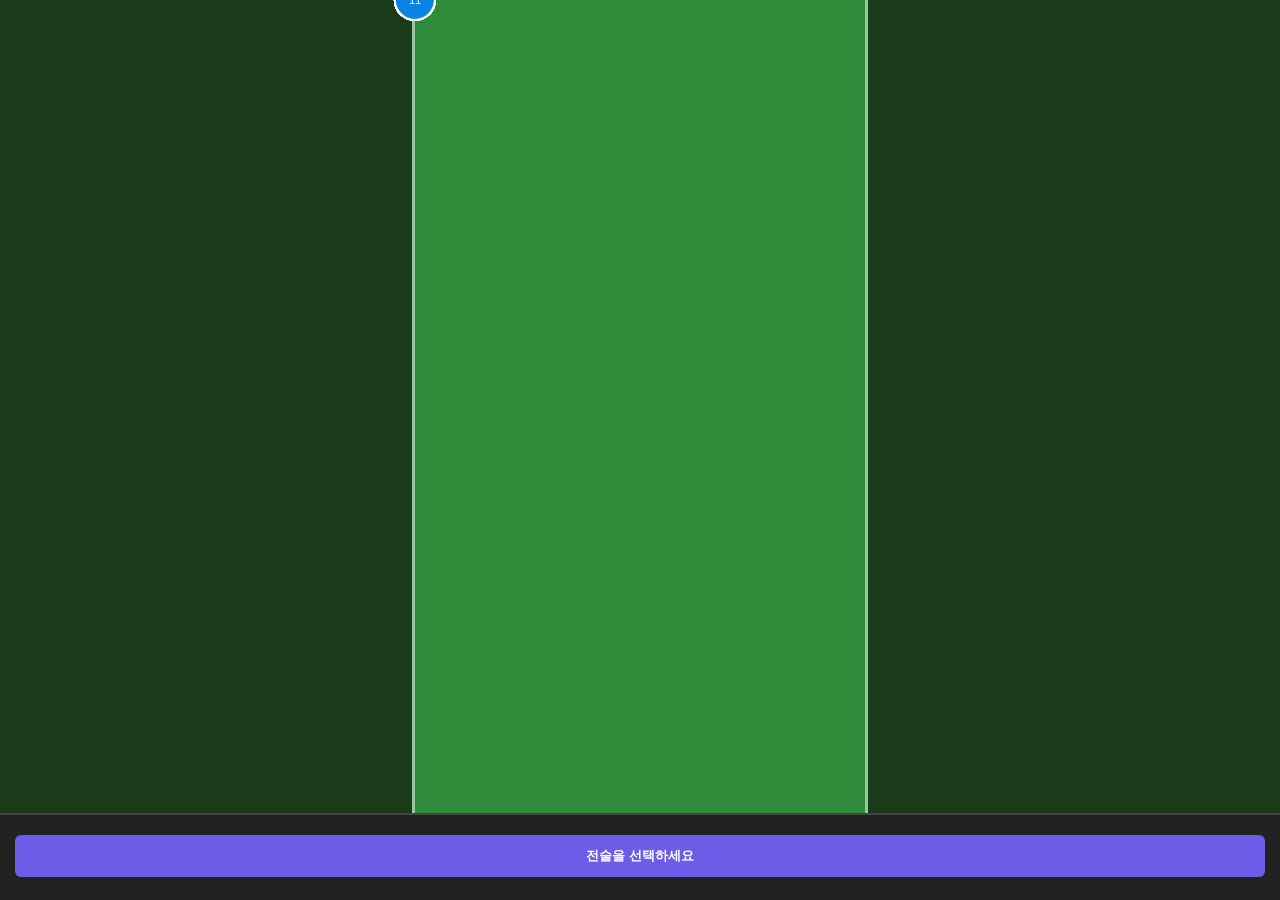
<file: user.html>
<!DOCTYPE html>
<html lang="ko">
<head>
    <meta charset="UTF-8">
    <meta name="viewport" content="width=device-width, initial-scale=1.0, maximum-scale=1.0, user-scalable=no">
    <title>Tactics Player - Viewer</title>
    <style>
        /* 스타일은 위와 동일하지만 관리용 버튼 스타일 일부 제거 */
        :root { --accent-purple: #6c5ce7; --accent-blue: #007AFF; }
        html, body { height: 100%; margin: 0; padding: 0; overflow: hidden; background-color: #1a1a1a; font-family: 'Pretendard', sans-serif; display: flex; flex-direction: column; }
        #field-container { flex: 1; display: flex; justify-content: center; align-items: center; background: #1a3a1a; position: relative; }
        #pitch { position: relative; width: 100%; max-width: 450px; height: 100%; aspect-ratio: 450 / 750; background-color: #2e8b3a; border: 3px solid rgba(255,255,255,0.5); }
        #controls { background: #222; color: white; padding: 15px; z-index: 100; border-top: 2px solid #444; }
        button { width: 100%; padding: 12px; margin-bottom: 8px; border-radius: 6px; border: none; font-weight: bold; cursor: pointer; }
        .play-btn { background: var(--accent-purple); color: white; }
        .storage-list { display: flex; gap: 8px; overflow-x: auto; padding-bottom: 5px; }
        .storage-item { flex: 0 0 auto; background: #333; padding: 8px 15px; border-radius: 20px; font-size: 12px; border: 1px solid #444; }
        .storage-item.selected { border-color: var(--accent-blue); background: #1e3a5f; }
        .player, .ball { position: absolute; border-radius: 50%; transform: translate(-50%, -50%); transition: left 0.1s linear, top 0.1s linear; }
        .player { width: 8.5%; aspect-ratio: 1; border: 2px solid white; color: white; display: flex; align-items: center; justify-content: center; font-size: 11px; }
        .team-top { background: #d63031; }
        .team-bottom { background: #0984e3; }
        .ball { width: 6%; aspect-ratio: 1; background: white; }
        #pitch-svg { position: absolute; width: 100%; height: 100%; pointer-events: none; }
    </style>
</head>
<body>
<div id="field-container">
    <div id="pitch">
        <div id="ball" class="ball"></div>
    </div>
</div>

<div id="controls">
    <div class="storage-list" id="storage-list"></div>
    <button id="btn-play" class="play-btn" onclick="startPlayback()" disabled>전술을 선택하세요</button>
</div>

<script>
    let selectedTacticKey = null;
    const pitch = document.getElementById('pitch');

    function init() {
        createTeam('top'); createTeam('bottom');
        renderList();
    }

    function createTeam(team) {
        for (let i = 0; i < 11; i++) {
            const p = document.createElement('div');
            p.className = `player team-${team}`; p.dataset.id = `${team}-${i}`;
            p.innerText = i + 1; pitch.appendChild(p);
        }
    }

    function renderList() {
        const list = document.getElementById('storage-list');
        Object.keys(localStorage).filter(k => k.startsWith('tactic_')).forEach(key => {
            const item = JSON.parse(localStorage.getItem(key));
            const div = document.createElement('div');
            div.className = 'storage-item';
            div.innerText = item.name;
            div.onclick = () => {
                selectedTacticKey = key;
                document.querySelectorAll('.storage-item').forEach(el => el.classList.remove('selected'));
                div.classList.add('selected');
                document.getElementById('btn-play').disabled = false;
                document.getElementById('btn-play').innerText = `"${item.name}" 재생`;
            };
            list.appendChild(div);
        });
    }

    function startPlayback() {
        const data = JSON.parse(localStorage.getItem(selectedTacticKey)).data;
        data.forEach(f => {
            setTimeout(() => {
                const el = f.id === 'ball' ? document.getElementById('ball') : document.querySelector(`[data-id="${f.id}"]`);
                if(el) { el.style.left = f.x; el.style.top = f.y; }
            }, f.t);
        });
    }
    init();
</script>
</body>
</html>
</file>
